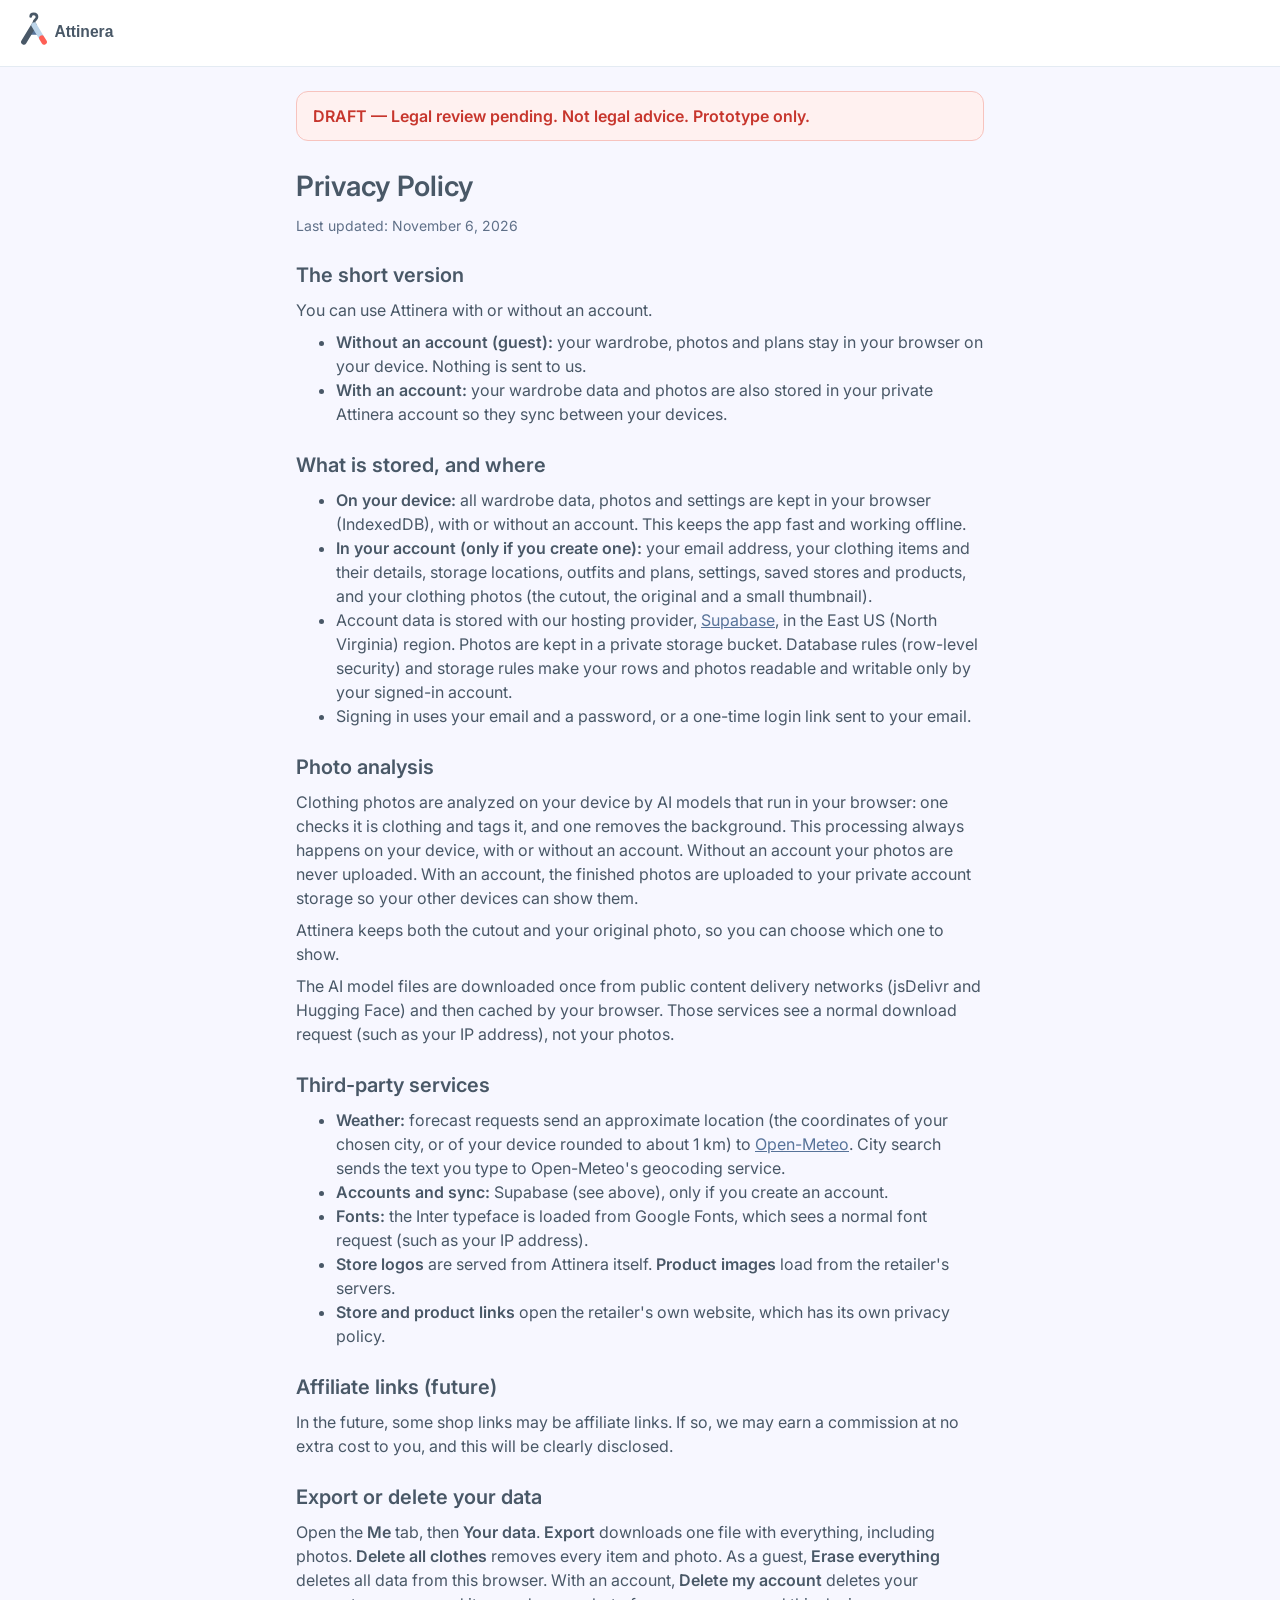
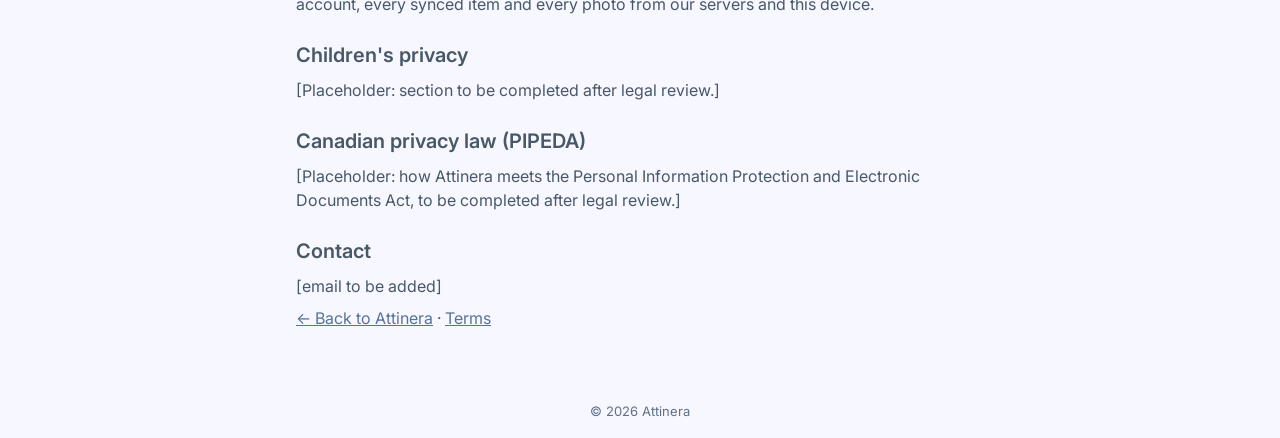
<file: privacy.html>
<!doctype html>
<html lang="en">
<head>
<meta charset="utf-8">
<meta name="viewport" content="width=device-width, initial-scale=1, viewport-fit=cover">
<title>Privacy Policy · Attinera</title>
<meta name="theme-color" content="#FFFFFF">
<link rel="preconnect" href="https://fonts.googleapis.com">
<link rel="preconnect" href="https://fonts.gstatic.com" crossorigin>
<link href="https://fonts.googleapis.com/css2?family=Inter:wght@400;500;600;700&display=swap" rel="stylesheet">
<link rel="icon" href="assets/attinera-logo-v2.svg" type="image/svg+xml">
<link rel="stylesheet" href="css/styles.css">
</head>
<body class="legal-body">
<header class="legal-top"><a href="index.html#today"><img class="lockup" src="assets/attinera-logo-v2-lockup.svg" alt="Attinera home"></a></header>
<main class="legal">
  <p class="draft">DRAFT — Legal review pending. Not legal advice. Prototype only.</p>
  <h1 class="h1">Privacy Policy</h1>
  <p class="sub">Last updated: November 6, 2026</p>

  <h2>The short version</h2>
  <p>You can use Attinera with or without an account.</p>
  <ul>
    <li><b>Without an account (guest):</b> your wardrobe, photos and plans stay in your browser on your device. Nothing is sent to us.</li>
    <li><b>With an account:</b> your wardrobe data and photos are also stored in your private Attinera account so they sync between your devices.</li>
  </ul>

  <h2>What is stored, and where</h2>
  <ul>
    <li><b>On your device:</b> all wardrobe data, photos and settings are kept in your browser (IndexedDB), with or without an account. This keeps the app fast and working offline.</li>
    <li><b>In your account (only if you create one):</b> your email address, your clothing items and their details, storage locations, outfits and plans, settings, saved stores and products, and your clothing photos (the cutout, the original and a small thumbnail).</li>
    <li>Account data is stored with our hosting provider, <a href="https://supabase.com/" target="_blank" rel="noopener">Supabase</a>, in the East US (North Virginia) region. Photos are kept in a private storage bucket. Database rules (row-level security) and storage rules make your rows and photos readable and writable only by your signed-in account.</li>
    <li>Signing in uses your email and a password, or a one-time login link sent to your email.</li>
  </ul>

  <h2>Photo analysis</h2>
  <p>Clothing photos are analyzed on your device by AI models that run in your browser: one checks it is clothing and tags it, and one removes the background. This processing always happens on your device, with or without an account. Without an account your photos are never uploaded. With an account, the finished photos are uploaded to your private account storage so your other devices can show them.</p>
  <p>Attinera keeps both the cutout and your original photo, so you can choose which one to show.</p>
  <p>The AI model files are downloaded once from public content delivery networks (jsDelivr and Hugging Face) and then cached by your browser. Those services see a normal download request (such as your IP address), not your photos.</p>

  <h2>Third-party services</h2>
  <ul>
    <li><b>Weather:</b> forecast requests send an approximate location (the coordinates of your chosen city, or of your device rounded to about 1 km) to <a href="https://open-meteo.com/" target="_blank" rel="noopener">Open-Meteo</a>. City search sends the text you type to Open-Meteo's geocoding service.</li>
    <li><b>Accounts and sync:</b> Supabase (see above), only if you create an account.</li>
    <li><b>Fonts:</b> the Inter typeface is loaded from Google Fonts, which sees a normal font request (such as your IP address).</li>
    <li><b>Store logos</b> are served from Attinera itself. <b>Product images</b> load from the retailer's servers.</li>
    <li><b>Store and product links</b> open the retailer's own website, which has its own privacy policy.</li>
  </ul>

  <h2>Affiliate links (future)</h2>
  <p>In the future, some shop links may be affiliate links. If so, we may earn a commission at no extra cost to you, and this will be clearly disclosed.</p>

  <h2>Export or delete your data</h2>
  <p>Open the <b>Me</b> tab, then <b>Your data</b>. <b>Export</b> downloads one file with everything, including photos. <b>Delete all clothes</b> removes every item and photo. As a guest, <b>Erase everything</b> deletes all data from this browser. With an account, <b>Delete my account</b> deletes your account, every synced item and every photo from our servers and this device.</p>

  <h2>Children's privacy</h2>
  <p>[Placeholder: section to be completed after legal review.]</p>

  <h2>Canadian privacy law (PIPEDA)</h2>
  <p>[Placeholder: how Attinera meets the Personal Information Protection and Electronic Documents Act, to be completed after legal review.]</p>

  <h2>Contact</h2>
  <p>[email to be added]</p>
  <p><a href="index.html#today">← Back to Attinera</a> · <a href="terms.html">Terms</a></p>
</main>
<footer class="foot">© 2026 Attinera</footer>
</body>
</html>
</file>
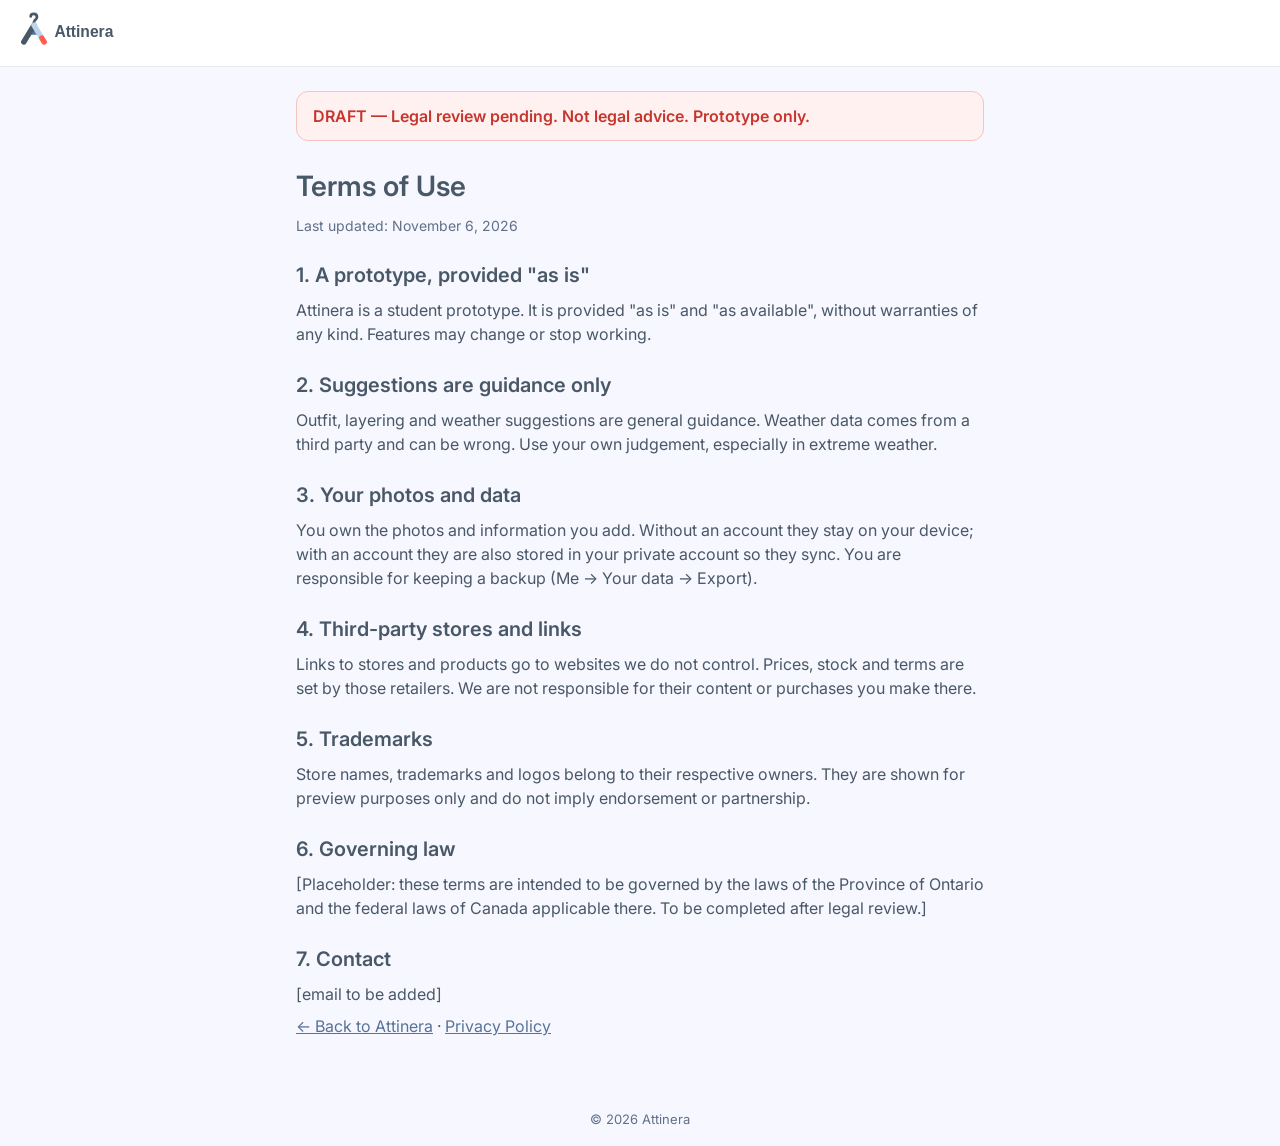
<file: terms.html>
<!doctype html>
<html lang="en">
<head>
<meta charset="utf-8">
<meta name="viewport" content="width=device-width, initial-scale=1, viewport-fit=cover">
<title>Terms · Attinera</title>
<meta name="theme-color" content="#FFFFFF">
<link rel="preconnect" href="https://fonts.googleapis.com">
<link rel="preconnect" href="https://fonts.gstatic.com" crossorigin>
<link href="https://fonts.googleapis.com/css2?family=Inter:wght@400;500;600;700&display=swap" rel="stylesheet">
<link rel="icon" href="assets/attinera-logo-v2.svg" type="image/svg+xml">
<link rel="stylesheet" href="css/styles.css">
</head>
<body class="legal-body">
<header class="legal-top"><a href="index.html#today"><img class="lockup" src="assets/attinera-logo-v2-lockup.svg" alt="Attinera home"></a></header>
<main class="legal">
  <p class="draft">DRAFT — Legal review pending. Not legal advice. Prototype only.</p>
  <h1 class="h1">Terms of Use</h1>
  <p class="sub">Last updated: November 6, 2026</p>

  <h2>1. A prototype, provided "as is"</h2>
  <p>Attinera is a student prototype. It is provided "as is" and "as available", without warranties of any kind. Features may change or stop working.</p>

  <h2>2. Suggestions are guidance only</h2>
  <p>Outfit, layering and weather suggestions are general guidance. Weather data comes from a third party and can be wrong. Use your own judgement, especially in extreme weather.</p>

  <h2>3. Your photos and data</h2>
  <p>You own the photos and information you add. Without an account they stay on your device; with an account they are also stored in your private account so they sync. You are responsible for keeping a backup (Me → Your data → Export).</p>

  <h2>4. Third-party stores and links</h2>
  <p>Links to stores and products go to websites we do not control. Prices, stock and terms are set by those retailers. We are not responsible for their content or purchases you make there.</p>

  <h2>5. Trademarks</h2>
  <p>Store names, trademarks and logos belong to their respective owners. They are shown for preview purposes only and do not imply endorsement or partnership.</p>

  <h2>6. Governing law</h2>
  <p>[Placeholder: these terms are intended to be governed by the laws of the Province of Ontario and the federal laws of Canada applicable there. To be completed after legal review.]</p>

  <h2>7. Contact</h2>
  <p>[email to be added]</p>
  <p><a href="index.html#today">← Back to Attinera</a> · <a href="privacy.html">Privacy Policy</a></p>
</main>
<footer class="foot">© 2026 Attinera</footer>
</body>
</html>
</file>
<file: css/styles.css>
/* Attinera v3: light theme, "one hero card". Phone first (390px); white sidebar from 900px.
   Motion rule: animate transform + opacity only. Reduced motion -> fades (see bottom). */
:root {
  --bg: #F7F7FF;        /* page background */
  --card: #FFFFFF;      /* cards, sheets, tab bar, sidebar */
  --tint: #EEF3F9;      /* photo tiles, chips, inputs */
  --line: #E4EBF3;      /* hairline borders and dividers */
  --ice: #BDD5EA;       /* card borders, inactive chips, secondary text on steel */
  --slate: #495867;     /* primary text and headings only */
  --steel: #577399;     /* hero card, primary buttons, active chips, links */
  --coral: #FE5F55;     /* the main action, active tab icon, hearts, alerts */
  --coral-text: #C7362D;/* coral text on light backgrounds */
  --muted: #7A8BA0;     /* inactive nav icons */
  --muted-text: #5F7088;/* captions: --muted darkened to pass 4.5:1 on white */
  --on-coral: #2A1210;  /* text on coral (white fails contrast) */
  --on-steel: #EEF3F9;  /* small text on steel */
  --danger: #D93A30;
  --shadow: 0 1px 2px rgba(73, 88, 103, .06);
  --r: 16px; --r-sm: 12px;
  --s1: 8px; --s2: 16px; --s3: 24px; --s4: 32px;
  --tabh: 64px;
  --safe-b: env(safe-area-inset-bottom, 0px);
  --safe-t: env(safe-area-inset-top, 0px);
  --spring: cubic-bezier(.2, 1.25, .35, 1);
  --ease: cubic-bezier(.2, .8, .2, 1);
  color-scheme: light;
}
* { box-sizing: border-box; -webkit-tap-highlight-color: transparent; }
html { -webkit-text-size-adjust: 100%; }
body {
  margin: 0; background: var(--bg); color: var(--slate);
  font: 400 16px/1.5 Inter, -apple-system, "Segoe UI", Roboto, Helvetica, Arial, sans-serif;
  padding-bottom: calc(var(--tabh) + var(--safe-b) + var(--s3));
  overflow-x: hidden;
}
b, strong, h1, h2, h3, legend, th { font-weight: 600; }
h1, h2, h3, p { margin: 0; }
a { color: var(--steel); }
img { max-width: 100%; }
button, input, select, textarea { font: inherit; color: inherit; }
button { cursor: pointer; }
:focus-visible { outline: 3px solid var(--steel); outline-offset: 2px; }
main:focus-visible { outline: none; }
.ic { flex: none; display: block; }
.ic.inl { display: inline-block; vertical-align: -2px; }
.coral-ic { color: var(--coral); }
.sub { color: var(--muted-text); font-size: 14px; }
.small { font-size: 13px; }
.pad { padding: var(--s2); }
.center { text-align: center; }
.center-row { display: flex; justify-content: center; }
.gap-top { margin-top: var(--s2); }
code { background: var(--tint); padding: 2px 6px; border-radius: 6px; }
.h2 { font-size: 18px; line-height: 1.3; margin: var(--s3) 0 var(--s1); }
.h3 { font-size: 16px; line-height: 1.4; }
.row { display: flex; align-items: center; gap: var(--s1); flex-wrap: wrap; }
.row.nowrap { flex-wrap: nowrap; }
.between { display: flex; align-items: center; justify-content: space-between; gap: var(--s1); }
.stack { display: flex; flex-direction: column; }
.sec-head { display: flex; align-items: center; justify-content: space-between; gap: var(--s1); margin: var(--s3) 0 var(--s1); }
.sec-head .h2, .sec-head .h3 { margin: 0; }
ul.plain { list-style: none; padding: 0; margin: var(--s1) 0 0; }
ul.plain li { display: flex; gap: 12px; align-items: center; min-height: 44px; border-top: 1px solid var(--line); }
ul.plain li:first-child { border-top: 0; }
ul.plain .ic { color: var(--steel); }

/* ---------- shell: bottom tab bar (phone) */
main { display: block; outline: none; }
.clip { overflow-x: clip; }
.content { padding: 0 var(--s2); }
.content.narrow { max-width: 440px; margin: 0 auto; }
.foot { text-align: center; font-size: 13px; color: var(--muted-text); padding: var(--s4) var(--s2) var(--s2); }
.side-only { display: none !important; }

.tabs {
  position: fixed; left: 0; right: 0; bottom: 0; z-index: 30; background: var(--card); border-top: 1px solid var(--line);
  padding-bottom: var(--safe-b); height: calc(var(--tabh) + var(--safe-b));
  display: grid; grid-template-columns: repeat(6, minmax(0, 1fr)); /* equal slots: tabs line up evenly, + takes the 3rd */
  grid-template-areas: "today closet fab laundry shop me";
}
.tab-today { grid-area: today; } .tab-closet { grid-area: closet; } .tab-laundry { grid-area: laundry; } .tab-shop { grid-area: shop; } .tab-me { grid-area: me; }
.tabs a {
  display: flex; flex-direction: column; align-items: center; justify-content: center; gap: 2px; min-width: 0;
  min-height: var(--tabh); color: var(--muted-text); text-decoration: none; font-size: 13px; font-weight: 500; letter-spacing: -.01em; white-space: nowrap;
}
.tabs a .ic { color: var(--muted); transition: transform .25s var(--spring); }
.tabs a[aria-current="page"] { color: var(--slate); font-weight: 600; }
.tabs a[aria-current="page"] .ic { color: var(--coral); transform: translateY(-1px) scale(1.06); }
.fab {
  grid-area: fab; justify-self: center; align-self: start; margin-top: -18px;
  width: 56px; height: 56px; border-radius: 50%; border: 4px solid var(--bg); box-sizing: content-box; background: var(--coral); color: var(--on-coral);
  display: grid; place-items: center; box-shadow: 0 4px 12px rgba(73, 88, 103, .18); transition: transform .3s var(--spring);
}
.fab:active { transform: scale(.94); }
body.fab-open .fab { transform: rotate(45deg); position: relative; z-index: 90; }
body.fab-open .tabs { z-index: 86; }
/* Add sheet opened from +: the tab bar stays on top, so lift the sheet content above it. */
body.fab-open .sheet { padding-bottom: calc(var(--tabh) + var(--safe-b) + var(--s3)); }
.toast {
  position: fixed; left: 50%; bottom: calc(var(--tabh) + var(--safe-b) + 16px); z-index: 95; transform: translateX(-50%);
  background: var(--slate); color: #fff; padding: 8px 8px 8px 16px; border-radius: 14px; max-width: calc(100vw - 32px); width: max-content;
  font-size: 14px; display: flex; align-items: center; gap: var(--s2); box-shadow: 0 6px 20px rgba(73, 88, 103, .25);
}
.toast[hidden] { display: none; }
.toast.show { animation: toastIn .35s var(--spring); }
.toast .undo { border: 0; background: var(--card); color: var(--slate); font-weight: 600; min-height: 36px; min-width: 64px; border-radius: 10px; padding: 0 12px; }
body.selecting .toast { bottom: calc(var(--tabh) + var(--safe-b) + 140px); }
@keyframes toastIn { from { opacity: 0; transform: translate(-50%, 16px); } }

/* ---------- compact sticky header */
.hdr {
  position: sticky; top: 0; z-index: 20; display: flex; align-items: center; gap: 12px;
  min-height: calc(56px + var(--safe-t)); padding: calc(var(--safe-t) + 6px) var(--s2) 6px; margin-bottom: var(--s1);
  background: rgba(247, 247, 255, .92); backdrop-filter: blur(10px); -webkit-backdrop-filter: blur(10px);
  border-bottom: 1px solid transparent;
}
.hdr-title { flex: 1; min-width: 0; }
.hdr h1 { font-size: 22px; line-height: 1.2; font-weight: 700; letter-spacing: -.01em; white-space: nowrap; overflow: hidden; text-overflow: ellipsis; }
.hdr p { font-size: 13px; color: var(--muted-text); white-space: nowrap; overflow: hidden; text-overflow: ellipsis; }
.hdr-back { width: 44px; height: 44px; margin-left: -10px; display: grid; place-items: center; color: var(--slate); border-radius: 12px; flex: none; }
.hdr .icon-btn { position: relative; }
.hdr-logo { width: 44px; height: 44px; padding: 4px; border: 0; background: none; margin-left: -6px; flex: none; }
.hdr-logo .logo-svg { width: 36px; height: 36px; }
.today-hdr h1 { font-size: 20px; font-weight: 600; }
.wx-chip {
  display: inline-flex; align-items: center; gap: 6px; min-height: 44px; padding: 0 14px 0 12px; border-radius: 999px;
  border: 1px solid var(--line); background: var(--card); color: var(--slate); font-size: 16px; box-shadow: var(--shadow);
}
.wx-chip .ic { color: var(--steel); }
.badge {
  position: absolute; top: 2px; right: 2px; min-width: 18px; height: 18px; border-radius: 9px; padding: 0 5px;
  background: var(--coral); color: var(--on-coral); font-size: 12px; font-weight: 700; line-height: 18px; text-align: center;
}
.badge[hidden] { display: none; }

/* ---------- laptop: white sidebar with logo, + and labelled nav */
@media (min-width: 900px) {
  body.fab-open .sheet { padding-bottom: calc(var(--s3) + var(--safe-b)); } /* no bottom bar on laptop */
  body { padding-bottom: 0; padding-left: 240px; }
  .side-only { display: revert !important; }
  .tabs {
    inset: 0 auto 0 0; width: 240px; height: auto; display: flex; flex-direction: column; gap: 4px;
    padding: var(--s3) 12px; border-top: 0; border-right: 1px solid var(--line);
  }
  .brand { display: flex !important; align-items: center; gap: 10px; border: 0; background: none; color: var(--slate); padding: 4px 8px; min-height: 52px; margin-bottom: var(--s1); }
  .brand-mark .logo-svg { width: 40px; height: 40px; }
  .brand-word { font-weight: 700; font-size: 20px; letter-spacing: -.01em; }
  .fab {
    order: 0; margin: 0 0 var(--s2); width: auto; height: 48px; border: 0; border-radius: 12px; box-sizing: border-box;
    display: flex; gap: 8px; justify-content: center; font-weight: 600; font-size: 16px; box-shadow: var(--shadow); align-self: stretch;
  }
  .fab .ic { width: 22px; height: 22px; }
  body.fab-open .fab { transform: none; }
  .tabs a { flex-direction: row; justify-content: flex-start; gap: 12px; padding: 0 14px; min-height: 48px; border-radius: 12px; font-size: 15px; }
  .tabs a[aria-current="page"] { background: var(--tint); }
  .tabs a[aria-current="page"] .ic { transform: none; }
  .toast { bottom: var(--s4); left: calc(50% + 120px); }
  main { max-width: 1100px; margin: 0 auto; }
  .hdr { padding: var(--s3) var(--s4) var(--s1); min-height: 72px; }
  .hdr h1 { font-size: 26px; }
  .today-hdr .hdr-logo { display: none; }
  .content { padding: 0 var(--s4); }
  body.selecting .toast { bottom: 140px; }
}

/* ---------- motion */
.view-in { animation: viewIn .32s var(--ease); }
.view-sub { animation: subIn .34s var(--ease); }
@keyframes viewIn { from { opacity: 0; transform: translateY(10px); } }
@keyframes subIn { from { opacity: 0; transform: translateX(32px); } }
[data-stagger] > .in { animation: rise .42s var(--ease) both; animation-delay: calc(var(--i, 0) * 35ms); }
@keyframes rise { from { opacity: 0; transform: translateY(12px) scale(.98); } }
.btn:active, .chip:active, .icon-btn:active, .row-link:active, .stat:active, .wday:active { transform: scale(.97); }

/* ---------- logo animation (hanger swings on its hook; coral foot redraws) */
.logo-svg { overflow: visible; display: block; }
.logo-svg .hang { transform-box: view-box; transform-origin: 60px 8px; }
.logo-svg.play .hang { animation: swing 1.2s cubic-bezier(.3, 0, .3, 1); }
.logo-svg.play .bar { animation: redraw .7s .2s var(--ease) both; }
.logo-svg .bar { stroke-dasharray: 1; }
@keyframes swing { 0% { transform: rotate(0); } 15% { transform: rotate(14deg); } 35% { transform: rotate(-10deg); } 55% { transform: rotate(6deg); } 75% { transform: rotate(-3deg); } 90% { transform: rotate(1deg); } 100% { transform: rotate(0); } }
@keyframes redraw { from { stroke-dashoffset: 1; } to { stroke-dashoffset: 0; } }
.loader { display: inline-grid; place-items: center; width: 44px; height: 44px; }
.loader .logo-svg { width: 40px; height: 40px; }
.logo-svg.swinging .hang { animation: sway 1.1s ease-in-out infinite alternate; }
@keyframes sway { from { transform: rotate(-12deg); } to { transform: rotate(12deg); } }
.ptr { display: grid; place-items: center; height: 56px; margin-top: -56px; opacity: 0; transition: transform .2s, opacity .2s; }
.ptr.on { opacity: 1; transform: translateY(56px); }

/* ---------- skeleton */
.skel { height: 96px; border-radius: var(--r); background: var(--tint); margin-bottom: var(--s2); animation: pulse 1.2s ease-in-out infinite alternate; }
.skel.tall { height: 320px; background: #DDE5EF; }
@keyframes pulse { from { opacity: .55; } to { opacity: 1; } }

/* ---------- buttons, chips */
.btn {
  display: inline-flex; align-items: center; justify-content: center; gap: var(--s1); min-height: 44px; padding: 0 18px;
  border-radius: 12px; border: 1px solid transparent; background: var(--steel); color: #fff; font-weight: 600; font-size: 15px;
  text-decoration: none; transition: transform .12s; box-shadow: var(--shadow);
}
.btn.primary { background: var(--steel); color: #fff; }
.btn.coral { background: var(--coral); color: var(--on-coral); }
.btn.ghost { background: var(--card); border-color: var(--line); color: var(--slate); }
.btn.danger { background: var(--card); border-color: #F3C9C5; color: var(--danger); }
.btn.on-steel { background: rgba(255, 255, 255, .14); border-color: rgba(255, 255, 255, .28); color: #fff; box-shadow: none; }
.btn.big { min-height: 52px; font-size: 16px; padding: 0 var(--s3); border-radius: 14px; }
.btn.wide { width: 100%; }
.btn.sm { font-size: 14px; padding: 0 14px; min-height: 44px; }
.btn:disabled { opacity: .5; cursor: not-allowed; }
.icon-btn {
  width: 44px; height: 44px; display: inline-grid; place-items: center; border: 1px solid var(--line); background: var(--card);
  color: var(--slate); border-radius: 12px; flex: none; transition: transform .12s; text-decoration: none;
}
.icon-btn.bare { border: 0; background: transparent; }
.icon-btn.on-steel { background: rgba(255, 255, 255, .14); border-color: transparent; color: #fff; }
.chips { display: flex; flex-wrap: wrap; gap: var(--s1); }
#activeF:not(:empty) { margin-top: 12px; }
.chip {
  display: inline-flex; align-items: center; gap: 6px; min-height: 44px; padding: 0 16px; border-radius: 999px; flex: none;
  background: var(--tint); border: 1px solid var(--ice); color: var(--slate); font-size: 14px; text-decoration: none; position: relative;
  transition: transform .12s;
}
.chip .ic { color: var(--steel); }
.chip input { position: absolute; opacity: 0; inset: 0; margin: 0; cursor: pointer; }
.chip:has(input:checked), .chip.on, .chip[aria-pressed="true"] { background: var(--steel); border-color: var(--steel); color: #fff; }
.chip:has(input:checked) .ic, .chip.on .ic, .chip[aria-pressed="true"] .ic { color: #fff; }
.chip:has(input:focus-visible) { outline: 3px solid var(--steel); outline-offset: 2px; }
.chip.pop { animation: pop .35s var(--spring) both; animation-delay: calc(var(--i, 0) * 60ms); }
@keyframes pop { from { opacity: 0; transform: scale(.6); } }
.chip i.sw { width: 16px; height: 16px; border-radius: 50%; border: 1px solid var(--ice); display: inline-block; }
.seg { display: inline-flex; border: 1px solid var(--line); border-radius: 999px; overflow: hidden; background: var(--tint); padding: 3px; gap: 2px; }
.seg button, .seg a { min-height: 38px; min-width: 64px; padding: 0 16px; border: 0; border-radius: 999px; background: transparent; color: var(--slate); font-size: 14px; display: grid; place-items: center; text-decoration: none; }
.seg button[aria-pressed="true"], .seg a.on { background: var(--card); color: var(--slate); font-weight: 600; box-shadow: 0 1px 3px rgba(73, 88, 103, .15); }
.seg.wide { display: flex; margin-bottom: var(--s2); }
.seg.wide a { flex: 1; }
.tag { display: inline-block; font-size: 13px; font-weight: 500; color: var(--steel); background: var(--tint); border-radius: 999px; padding: 1px 8px; vertical-align: 1px; }

/* ---------- cards */
.card { background: var(--card); border: 1px solid var(--line); border-radius: var(--r); padding: var(--s2); box-shadow: var(--shadow); }
.card + .card { margin-top: 12px; }
.card.alert { border-color: #F7C3BE; display: flex; gap: 12px; align-items: center; }
.card.alert .ic { color: var(--coral-text); }
.card.alert b { color: var(--coral-text); }
.card.note { background: var(--tint); border-color: var(--ice); margin-bottom: var(--s2); font-size: 14px; }
.danger-card b { color: var(--danger); }
.danger-zone { margin-top: var(--s4); padding-top: var(--s2); border-top: 1px solid var(--line); }
.empty { text-align: center; padding: var(--s4) var(--s2); }
.empty .loader { width: 72px; height: 72px; }
.empty .loader .logo-svg { width: 64px; height: 64px; }
.empty .h2 { margin-top: var(--s2); }
.empty p { color: var(--muted-text); margin: var(--s1) 0 var(--s2); }
.list-rows { background: var(--card); border: 1px solid var(--line); border-radius: var(--r); overflow: hidden; box-shadow: var(--shadow); }
.row-link {
  display: flex; align-items: center; gap: 12px; min-height: 60px; padding: 0 var(--s2); color: var(--slate); text-decoration: none;
  border: 0; border-top: 1px solid var(--line); background: var(--card); width: 100%; text-align: left; transition: transform .12s;
}
.row-link:first-child { border-top: 0; }
.row-link > .ic:first-child { color: var(--steel); }
.row-link > .ic:last-child { color: var(--muted); }
.row-link span { flex: 1; }
.row-link small { display: block; color: var(--muted-text); font-size: 13px; }

/* ---------- forms */
input[type=search], input[type=text], input[type=email], input[type=password], input:not([type]), input[type=number], input[type=time], select, textarea {
  min-height: 48px; border: 1px solid var(--line); background: var(--tint); color: var(--slate); border-radius: 12px; padding: 8px 12px; max-width: 100%; font-size: 16px;
}
input:focus-visible, select:focus-visible, textarea:focus-visible { outline: 3px solid var(--ice); outline-offset: 0; border-color: var(--steel); }
textarea { width: 100%; }
.field { display: flex; flex-direction: column; gap: 6px; margin: var(--s2) 0; font-weight: 600; font-size: 14px; }
.field input, .field select, .field textarea { font-weight: 400; font-size: 16px; }
fieldset { border: 0; padding: 0; margin: var(--s2) 0; min-width: 0; }
legend { font-size: 14px; padding: 0; margin-bottom: var(--s1); }
input[type=range] { width: 100%; accent-color: var(--steel); min-height: 32px; }
.range-ends { display: flex; justify-content: space-between; font-weight: 400; font-size: 13px; color: var(--muted-text); }
.search { display: flex; align-items: center; gap: var(--s1); background: var(--card); border: 1px solid var(--line); border-radius: 12px; padding: 0 12px; box-shadow: var(--shadow); }
.search .ic { color: var(--muted); }
.search input { border: 0; background: transparent; flex: 1; min-width: 0; padding-left: 0; }
.search input:focus-visible { outline: none; }
.search:focus-within { outline: 3px solid var(--ice); border-color: var(--steel); }
.numgrid { display: grid; grid-template-columns: repeat(auto-fill, minmax(140px, 1fr)); gap: 12px; }
.numgrid label { display: flex; flex-direction: column; gap: 4px; font-size: 14px; }
.check { display: flex; align-items: center; gap: 12px; min-height: 52px; cursor: pointer; }
.check input { width: 22px; height: 22px; accent-color: var(--steel); flex: none; }
details.fold { border-top: 1px solid var(--line); }
details.fold:first-of-type { border-top: 0; }
details.fold summary { min-height: 56px; display: flex; align-items: center; justify-content: space-between; font-weight: 600; cursor: pointer; list-style: none; }
details.fold summary::-webkit-details-marker { display: none; }
details.fold[open] summary .ic { transform: rotate(180deg); }
details.fold .ic { transition: transform .2s; }
.linkbtn { border: 0; background: none; color: var(--steel); font-weight: 600; font-size: 14px; min-height: 44px; padding: 0 4px; }
.form-msg { font-size: 14px; color: var(--coral-text); background: #FFF1F0; border-radius: 10px; padding: 10px 12px; margin-bottom: var(--s2); }
.form-msg.ok { color: var(--slate); background: var(--tint); }
.lockup { height: 48px; width: auto; display: inline-block; }

/* ---------- photo tiles */
.photo { display: block; position: relative; background: var(--tint); border-radius: 12px; overflow: hidden; aspect-ratio: 1; }
.photo img { position: absolute; inset: 0; width: 100%; height: 100%; object-fit: cover; display: block; }
.hero-photo { border-radius: var(--r); background: #fff; border: 1px solid var(--line); }
.hero-photo + .seg { margin-top: 12px; }

/* ---------- swipe-to-delete rows and cards */
.sw-row { position: relative; overflow: hidden; border-radius: inherit; }
.sw-del {
  position: absolute; inset: 0; display: grid; grid-template-columns: 88px; justify-content: end; justify-items: center; align-content: center;
  gap: 2px; border: 0; background: var(--danger); color: #fff; font-size: 13px; font-weight: 600; visibility: hidden;
}
.sw-row.open .sw-del { visibility: visible; }
.sw-face { position: relative; background: inherit; transition: transform .25s var(--ease); touch-action: pan-y; will-change: transform; }
.list-rows .sw-row + .sw-row { border-top: 1px solid var(--line); }
.list-rows .sw-face { background: var(--card); }
.sw-row.gone { transition: opacity .2s .1s; opacity: 0; }

/* ---------- closet */
.hint-swipe { font-size: 13px; color: var(--muted-text); margin-top: 12px; }
.h2.sec { display: flex; align-items: baseline; gap: 6px; }
.count-sub { font-size: 14px; font-weight: 500; color: var(--muted-text); }
.grid { display: grid; grid-template-columns: repeat(2, minmax(0, 1fr)); gap: 12px; }
@media (min-width: 700px) { .grid { grid-template-columns: repeat(4, minmax(0, 1fr)); } }
@media (min-width: 1200px) { .grid { grid-template-columns: repeat(5, minmax(0, 1fr)); } }
.grid .sw-row { border-radius: var(--r); }
.icard {
  background: var(--card); border: 1px solid var(--line); border-radius: var(--r); padding: var(--s1) var(--s1) 10px; color: var(--slate);
  display: block; text-decoration: none; box-shadow: var(--shadow); -webkit-touch-callout: none; user-select: none; -webkit-user-select: none;
}
.icard .photo { background: #fff; }
.icard img { -webkit-user-drag: none; }
.icard .name { display: block; font-size: 14px; font-weight: 600; margin-top: var(--s1); white-space: nowrap; overflow: hidden; text-overflow: ellipsis; }
.icard .meta { display: flex; align-items: center; gap: 4px; font-size: 13px; color: var(--muted-text); white-space: nowrap; overflow: hidden; }
.icard .meta .ic { color: var(--muted); }
.icard .st { display: block; font-size: 13px; color: var(--muted-text); }
.icard .st.wash { color: var(--coral-text); font-weight: 600; }
.tick {
  position: absolute; top: 8px; left: 8px; width: 28px; height: 28px; border-radius: 50%; border: 2px solid #fff; background: rgba(73, 88, 103, .35);
  color: transparent; display: none; place-items: center; box-shadow: 0 1px 3px rgba(0, 0, 0, .15);
}
body.selecting .tick { display: grid; }
.sw-row.picked .tick { background: var(--steel); color: #fff; }
.sw-row.picked .icard { border-color: var(--steel); outline: 2px solid var(--steel); outline-offset: 0; }
.selbar {
  position: fixed; left: var(--s1); right: var(--s1); bottom: calc(var(--tabh) + var(--safe-b) + var(--s1)); z-index: 40;
  background: var(--card); border: 1px solid var(--line); border-radius: var(--r); padding: 4px 12px 12px;
  box-shadow: 0 8px 28px rgba(73, 88, 103, .18); animation: barIn .3s var(--spring); max-width: 560px; margin: 0 auto;
}
.selbar b { font-size: 15px; }
.selbtns { display: grid; grid-template-columns: repeat(3, minmax(0, 1fr)); gap: var(--s1); }
.selbtns .btn { flex-direction: column; gap: 2px; min-height: 56px; padding: 0 6px; font-size: 13px; }
body.selecting main { padding-bottom: 130px; }
@keyframes barIn { from { opacity: 0; transform: translateY(16px); } }
@media (min-width: 900px) { .selbar { left: 272px; right: var(--s4); bottom: var(--s3); } }

/* ---------- today */
.today-grid { display: grid; gap: 0; grid-template-areas: "hero" "status" "eod" "day" "week"; grid-template-columns: minmax(0, 1fr); }
.t-hero { grid-area: hero; } .t-status { grid-area: status; } .t-eod { grid-area: eod; } .t-day { grid-area: day; } .t-week { grid-area: week; }
@media (min-width: 900px) {
  .today-grid { grid-template-columns: minmax(0, 1.25fr) minmax(0, 1fr); column-gap: var(--s3); align-items: start;
    grid-template-areas: "hero status" "hero day" "hero week" "eod week" ". week"; }
  .t-hero { position: sticky; top: 88px; }
  .t-status .stat-tiles { margin-top: 0; }
}
.hero {
  position: relative; background: var(--steel); color: #fff; border-radius: 20px; padding: var(--s2); overflow: hidden;
  box-shadow: 0 4px 16px rgba(73, 88, 103, .14); display: flex; flex-direction: column; gap: 12px;
}
.hero-top { display: flex; align-items: center; justify-content: space-between; gap: var(--s1); min-height: 28px; }
.hero .hero-line { color: var(--on-steel); font-size: 14px; font-weight: 500; }
.hero-head { display: flex; align-items: center; justify-content: space-between; gap: var(--s1); }
.hero-title { font-size: 24px; line-height: 1.2; font-weight: 700; letter-spacing: -.01em; }
.hero .hero-sub { color: var(--on-steel); margin: 0; font-size: 14px; }
.hero.empty { padding: var(--s3) var(--s2); }
.hero .btn.coral { margin-top: 4px; }
.streak { display: inline-flex; align-items: center; gap: 4px; min-height: 32px; padding: 0 10px; border-radius: 999px; border: 0; background: rgba(255, 255, 255, .16); color: #fff; font-weight: 600; font-size: 14px; position: relative; }
.streak::before { content: ""; position: absolute; inset: -6px; }
.streak .ic { color: #FFB4AE; }
.tiles { display: grid; grid-template-columns: repeat(3, minmax(0, 1fr)); gap: var(--s1); }
.tiles.n1 { grid-template-columns: minmax(0, 1fr); max-width: 60%; }
.tiles.n2, .tiles.n4 { grid-template-columns: repeat(2, minmax(0, 1fr)); }
.tile { position: relative; touch-action: pan-y; -webkit-user-drag: none; transition: transform .25s var(--ease), opacity .25s; user-select: none; }
.tile .photo { border-radius: 14px; background: #fff; }
.tile .lbl { display: block; font-size: 13px; color: var(--on-steel); margin-top: 4px; white-space: nowrap; overflow: hidden; text-overflow: ellipsis; }
.tile .swapbtn { position: absolute; top: 4px; right: 4px; width: 32px; height: 32px; border-radius: 10px; border: 0; background: rgba(255, 255, 255, .92); color: var(--steel); display: grid; place-items: center; box-shadow: var(--shadow); }
.tile .swapbtn::before { content: ""; position: absolute; inset: -6px; } /* 44px touch target */
.tile.emerge .photo img { animation: emerge .55s var(--spring) both; animation-delay: calc(var(--i, 0) * 80ms + 120ms); }
@keyframes emerge { from { opacity: 0; transform: translateY(30%) scale(.4); } }
.worn-check { position: absolute; inset: 0; display: grid; place-items: center; background: rgba(87, 115, 153, .85); border-radius: 20px; animation: fadeIn .3s both; }
.worn-check span { width: 88px; height: 88px; border-radius: 50%; background: #fff; color: var(--steel); display: grid; place-items: center; animation: pop .45s var(--spring) both .15s; }
.tiles.done .tile { transform: scale(.5); opacity: 0; }
@keyframes fadeIn { from { opacity: 0; } }
.stat-tiles { display: grid; grid-template-columns: repeat(2, minmax(0, 1fr)); gap: 12px; margin-top: 12px; }
.stat {
  display: flex; align-items: center; gap: 10px; min-height: 72px; padding: 12px; border-radius: var(--r); text-align: left;
  background: var(--card); border: 1px solid var(--line); color: var(--slate); text-decoration: none; box-shadow: var(--shadow); transition: transform .12s;
}
.stat .ic { color: var(--steel); }
.stat b { display: block; font-size: 15px; line-height: 1.25; }
.stat small { display: block; font-size: 13px; color: var(--muted-text); }
.stat.alert .ic { color: var(--coral-text); }
.stop { display: flex; align-items: center; gap: 12px; min-height: 56px; padding: 0 var(--s2); }
.stop time { font-weight: 600; min-width: 64px; }
.week { display: grid; grid-template-columns: repeat(7, minmax(0, 1fr)); gap: 4px; }
.wday {
  display: flex; flex-direction: column; align-items: center; gap: 2px; padding: 10px 0; min-height: 96px; border-radius: 14px; min-width: 0;
  border: 1px solid var(--line); background: var(--card); color: var(--slate); font-size: 13px; transition: transform .12s; box-shadow: var(--shadow);
}
.wday b { font-size: 15px; }
.wday .lo { color: var(--muted-text); }
.wday .ic { color: var(--steel); }
.wday[aria-pressed="true"] { background: var(--steel); border-color: var(--steel); color: #fff; }
.wday[aria-pressed="true"] .ic, .wday[aria-pressed="true"] .lo { color: var(--on-steel); }
.eod .between { min-height: 56px; border-top: 1px solid var(--line); }
.eod .between:first-of-type { border-top: 0; }
.eod .row > span { font-size: 14px; }
.hours { display: grid; grid-template-columns: repeat(4, minmax(0, 1fr)); gap: 8px; margin-top: var(--s2); }
.hour { display: flex; flex-direction: column; align-items: center; gap: 2px; padding: 10px 4px; border-radius: 12px; background: var(--tint); font-size: 13px; }
.hour b { font-size: 16px; }
.hour .ic { color: var(--steel); }
.hour small { color: var(--muted-text); font-size: 13px; display: inline-flex; align-items: center; gap: 2px; }

/* ---------- laundry */
.load-row { display: flex; align-items: center; gap: 12px; min-height: 64px; padding: 0 8px 0 16px; background: var(--card); }
.load-row > span { flex: 1; font-size: 14px; min-width: 0; }
.mini { width: 44px; height: 44px; object-fit: cover; border-radius: 10px; background: #fff; border: 1px solid var(--line); display: block; flex: none; }
.washer { width: 56px; height: 56px; color: var(--steel); flex: none; }
.washer .drum { transform-box: fill-box; transform-origin: center; animation: spin 1.4s linear infinite; }
@keyframes spin { to { transform: rotate(360deg); } }
.home { display: inline-grid; place-items: center; width: 32px; height: 32px; border-radius: 10px; background: var(--tint); color: var(--steel); flex: none; }
.check.gone .mini { animation: intoHome .45s var(--ease) forwards; }
@keyframes intoHome { to { opacity: 0; transform: translateX(-36px) scale(.3); } }

/* ---------- shop */
.shop-for { font-size: 14px; color: var(--muted-text); }
.shop-for a { font-weight: 600; text-decoration: none; margin-left: 4px; display: inline-block; padding: 10px 4px; margin: -10px 0; }
.rec { margin-bottom: var(--s3); }
.rec .sec-head { margin-top: var(--s2); }
.rec > .btn { margin-top: 12px; }
.pgrid { display: grid; grid-template-columns: repeat(2, minmax(0, 1fr)); gap: 12px; }
@media (min-width: 700px) { .pgrid { grid-template-columns: repeat(4, minmax(0, 1fr)); } }
.pcard { position: relative; background: var(--card); border: 1px solid var(--line); border-radius: 14px; overflow: hidden; display: flex; flex-direction: column; box-shadow: var(--shadow); min-width: 0; }
.pcard .pimg { aspect-ratio: 4/5; background: var(--tint); display: block; }
.pcard .pimg img { width: 100%; height: 100%; object-fit: cover; display: block; }
.pcard .pb { padding: 10px; font-size: 14px; display: flex; flex-direction: column; gap: 2px; }
.pcard .pname { color: var(--slate); text-decoration: none; line-height: 1.3; display: -webkit-box; -webkit-line-clamp: 2; -webkit-box-orient: vertical; overflow: hidden; min-height: 2.6em; }
.pcard .brandname { font-size: 13px; color: var(--muted-text); }
.heart {
  position: absolute; top: 4px; right: 4px; width: 44px; height: 44px; border: 0; background: transparent; color: var(--slate);
  display: grid; place-items: center; z-index: 2;
}
.heart .ic { background: rgba(255, 255, 255, .92); border-radius: 50%; padding: 6px; width: 34px; height: 34px; box-shadow: var(--shadow); }
.heart.on { color: var(--coral); }
.heart.on .ic { fill: var(--coral); }
.spark { position: fixed; z-index: 95; width: 6px; height: 6px; border-radius: 50%; background: var(--coral); pointer-events: none; }
.second { display: flex; flex-wrap: wrap; align-items: center; justify-content: space-between; gap: var(--s1); margin-top: 12px; padding: 12px; border-radius: 14px; background: var(--tint); font-size: 14px; }
.second > span:first-child { display: inline-flex; gap: 6px; align-items: center; }
.second .ic { color: var(--steel); }
.stores { display: grid; grid-template-columns: repeat(3, minmax(0, 1fr)); gap: 12px; }
@media (min-width: 700px) { .stores { grid-template-columns: repeat(5, minmax(0, 1fr)); } }
@media (min-width: 1200px) { .stores { grid-template-columns: repeat(6, minmax(0, 1fr)); } }
.store { position: relative; background: var(--card); border: 1px solid var(--line); border-radius: 14px; box-shadow: var(--shadow); min-width: 0; }
.store > a { display: flex; flex-direction: column; align-items: center; gap: 8px; padding: 16px 10px 12px; text-align: center; color: var(--slate); text-decoration: none; }
.logo { width: 100%; height: 56px; display: grid; place-items: center; padding: 8px 6px; }
.logo img { max-width: 100%; max-height: 40px; width: auto; height: auto; object-fit: contain; display: block; } /* never stretched or cropped */
.sname { font-size: 13px; font-weight: 500; line-height: 1.25; white-space: nowrap; overflow: hidden; text-overflow: ellipsis; max-width: 100%; }
.store .heart { top: 0; right: 0; width: 44px; height: 44px; }
.store .heart .ic { width: 28px; height: 28px; padding: 5px; background: transparent; box-shadow: none; color: var(--muted); }
.store .heart.on .ic { color: var(--coral); }

/* ---------- me */
.account { display: flex; align-items: center; gap: 12px; }
.account + .sub { margin: 8px 4px 0; }
.avatar { width: 48px; height: 48px; border-radius: 50%; background: var(--steel); color: #fff; display: grid; place-items: center; font-size: 20px; font-weight: 700; flex: none; }
.avatar.guest { background: var(--tint); color: var(--steel); }
.acc-text { flex: 1; min-width: 0; }
.acc-text b { display: block; white-space: nowrap; overflow: hidden; text-overflow: ellipsis; }
.acc-text small { display: block; font-size: 13px; color: var(--muted-text); }
.me-top { margin-top: 12px; }
.city-link { text-decoration: none; color: inherit; min-height: 44px; }
.city-link .ic { color: var(--steel); }
.item-grid { display: block; }
@media (min-width: 900px) { .item-grid { display: grid; grid-template-columns: minmax(0, 1fr) minmax(0, 1fr); gap: var(--s4); align-items: start; } }

/* ---------- sheets, add flow, camera */
.sheet-wrap { position: fixed; inset: 0; z-index: 85; background: rgba(73, 88, 103, .4); display: flex; align-items: flex-end; justify-content: center; animation: fadeIn .2s both; }
.sheet {
  position: relative; background: var(--card); width: 100%; max-width: 560px; max-height: 92vh; overflow-y: auto; outline: none;
  border-radius: 24px 24px 0 0; padding: var(--s3) var(--s2) calc(var(--s3) + var(--safe-b)); animation: sheetUp .42s var(--spring) both;
}
.grab { display: block; width: 40px; height: 5px; border-radius: 3px; background: var(--line); margin: -12px auto 12px; }
.sheet-wrap.closing { animation: fadeOut .22s both; }
.sheet-wrap.closing .sheet { animation: sheetDown .22s ease-in both; }
@keyframes sheetUp { from { transform: translateY(100%); } }
@keyframes sheetDown { to { transform: translateY(100%); } }
@keyframes fadeOut { to { opacity: 0; } }
.sheet-wrap.full .sheet { max-height: 100%; height: 100%; border-radius: 0; padding-top: calc(var(--s2) + var(--safe-t)); }
.sheet-wrap.full .grab { display: none; }
@media (min-width: 700px) { .sheet-wrap { align-items: center; } .sheet { border-radius: 24px; } .grab { display: none; } .sheet-wrap.full .sheet { height: auto; max-height: 92vh; border-radius: 24px; } }
.sheet-x { position: absolute; top: 8px; right: 8px; width: 44px; height: 44px; border: 0; background: transparent; color: var(--slate); z-index: 2; display: grid; place-items: center; }
.sheet .h2:first-of-type { margin-top: 0; padding-right: 44px; }
.addopts { display: grid; grid-template-columns: 1fr 1fr; gap: 12px; margin: var(--s2) 0; }
.addopts .btn { flex-direction: column; min-height: 120px; border-color: var(--line); background: var(--tint); color: var(--slate); border-radius: var(--r); box-shadow: none; }
.addopts .btn .ic { color: var(--steel); }
.scanbox { position: relative; margin: 36px auto 0; border-radius: var(--r); overflow: hidden; background: var(--tint); width: min(100%, 44vh); aspect-ratio: 1; container-type: size; border: 1px solid var(--line); }
.scanbox img { position: absolute; inset: 0; width: 100%; height: 100%; object-fit: contain; }
.scanbox .clean { object-fit: cover; animation: fadeIn .5s both; }
.scanbox.done { background: #fff; }
.scanline { position: absolute; left: 0; right: 0; top: 0; height: 3px; background: var(--steel); animation: scan 1.6s ease-in-out infinite alternate; }
.scanbox.done .scanline { display: none; }
.scanbox + div .center-row { margin-top: 12px; }
@keyframes scan { from { transform: translateY(0); } to { transform: translateY(calc(100cqh - 3px)); } }
.stage { display: flex; align-items: center; gap: var(--s1); font-weight: 600; margin-top: var(--s2); }
.stage .loader { width: 32px; height: 32px; }
.stage .loader .logo-svg { width: 28px; height: 28px; }
.bar { height: 6px; background: var(--tint); border-radius: 999px; overflow: hidden; margin-top: var(--s1); }
.bar i { display: block; height: 100%; width: 100%; background: var(--steel); transform: scaleX(0); transform-origin: left; transition: transform .2s; }
.hint { font-size: 13px; font-weight: 400; color: var(--muted-text); margin-left: 6px; }
.hint.warn { color: var(--coral-text); }
.actions { display: flex; gap: var(--s1); flex-wrap: wrap; margin: var(--s2) 0; }
.actions.col { flex-direction: column; }
.actions.sticky { position: sticky; bottom: calc(-1 * var(--s3) - var(--safe-b)); background: var(--card); padding: 12px 0 calc(12px + var(--safe-b)); margin-bottom: 0; border-top: 1px solid var(--line); flex-wrap: nowrap; }
.actions.sticky .btn.coral { flex: 2; }
.actions.sticky .btn.ghost { flex: 1; }
.notcloth { text-align: center; padding: var(--s2) 0; }
.notcloth p { color: var(--muted-text); margin: var(--s1) 0 var(--s2); }
.notcloth .actions { justify-content: center; }
.flyer { position: fixed; z-index: 96; object-fit: cover; border-radius: 12px; pointer-events: none; }
.cam { position: fixed; inset: 0; z-index: 90; background: #000; }
.cam video { width: 100%; height: 100%; object-fit: cover; }
.guide { position: absolute; inset: 14% 10% 22%; border: 3px dashed rgba(247, 247, 255, .85); border-radius: 24px; pointer-events: none; }
.cam-tip { position: absolute; top: calc(16px + var(--safe-t)); left: 0; right: 0; text-align: center; color: var(--bg); padding: 0 60px; font-size: 14px; }
.cam-close { position: absolute; top: calc(8px + var(--safe-t)); right: 8px; width: 48px; height: 48px; border: 0; background: transparent; color: var(--bg); display: grid; place-items: center; }
.shutter { position: absolute; left: 50%; bottom: calc(28px + var(--safe-b)); transform: translateX(-50%); width: 76px; height: 76px; border-radius: 50%; border: 5px solid var(--bg); background: rgba(247, 247, 255, .35); }
.shutter:active { transform: translateX(-50%) scale(.92); }

/* ---------- onboarding */
.onboard { position: fixed; inset: 0; z-index: 80; background: var(--bg); display: flex; flex-direction: column; overflow-y: auto; }
.ob-head { position: relative; padding: calc(var(--s4) + var(--safe-t)) var(--s2) var(--s2); max-width: 560px; width: 100%; margin: 0 auto; }
.ob-head .lockup { height: 44px; margin-bottom: var(--s3); }
.ob-head h1 { font-size: 28px; line-height: 1.2; font-weight: 700; letter-spacing: -.01em; }
.ob-head p { color: var(--muted-text); margin-top: 6px; }
.onboard .ob-body { flex: 1; padding: var(--s1) var(--s2) var(--s3); max-width: 560px; width: 100%; margin: 0 auto; }
.ob-loader { width: 112px; height: 112px; margin: 24px auto; display: grid; }
.ob-loader .logo-svg { width: 104px; height: 104px; }
.dots { display: flex; gap: 8px; margin-top: var(--s2); }
.dots i { width: 8px; height: 8px; border-radius: 4px; background: var(--ice); transition: transform .3s var(--spring); transform-origin: left; }
.dots i.on { transform: scaleX(3); margin-right: 16px; background: var(--coral); }
.skip { position: absolute; top: calc(var(--s2) + var(--safe-t)); right: var(--s2); color: var(--steel); background: none; border: 0; min-height: 44px; padding: 0 8px; font-size: 15px; font-weight: 600; }

/* ---------- legal pages */
.legal-top { display: flex; align-items: center; padding: calc(var(--safe-t) + 12px) var(--s2) 12px; background: var(--card); border-bottom: 1px solid var(--line); }
.legal-top .lockup { height: 36px; }
.legal { max-width: 720px; margin: 0 auto; padding: var(--s2) var(--s2) var(--s4); }
.legal .draft { background: #FFF1F0; color: var(--coral-text); font-weight: 600; border-radius: 12px; padding: 12px var(--s2); border: 1px solid #F7C3BE; }
.legal h1 { font-size: 28px; margin: var(--s3) 0 var(--s1); }
.legal h2 { font-size: 20px; margin: var(--s3) 0 var(--s1); }
.legal p, .legal ul { margin: var(--s1) 0; }
.legal-body { padding: 0; }

/* ---------- reduced motion: movement becomes simple fades */
@media (prefers-reduced-motion: reduce) {
  @keyframes viewIn { from { opacity: 0; } }
  @keyframes subIn { from { opacity: 0; } }
  @keyframes rise { from { opacity: 0; } }
  @keyframes pop { from { opacity: 0; } }
  @keyframes emerge { from { opacity: 0; } }
  @keyframes sheetUp { from { opacity: 0; } }
  @keyframes sheetDown { to { opacity: 0; } }
  @keyframes toastIn { from { opacity: 0; } }
  @keyframes barIn { from { opacity: 0; } }
  @keyframes intoHome { to { opacity: 0; } }
  @keyframes scan { from { opacity: .3; } to { opacity: 1; } }
  .logo-svg.play .hang, .logo-svg.swinging .hang, .washer .drum, .logo-svg.play .bar { animation: none; }
  .logo-svg.swinging { animation: pulse 1s ease-in-out infinite alternate; }
  .fab, .tile, .sw-face, .dots i, .ptr, .tabs a .ic { transition: opacity .2s; }
  body.fab-open .fab { transform: none; }
  .btn:active, .chip:active, .icon-btn:active, .row-link:active, .stat:active, .wday:active { transform: none; }
}
</file>
